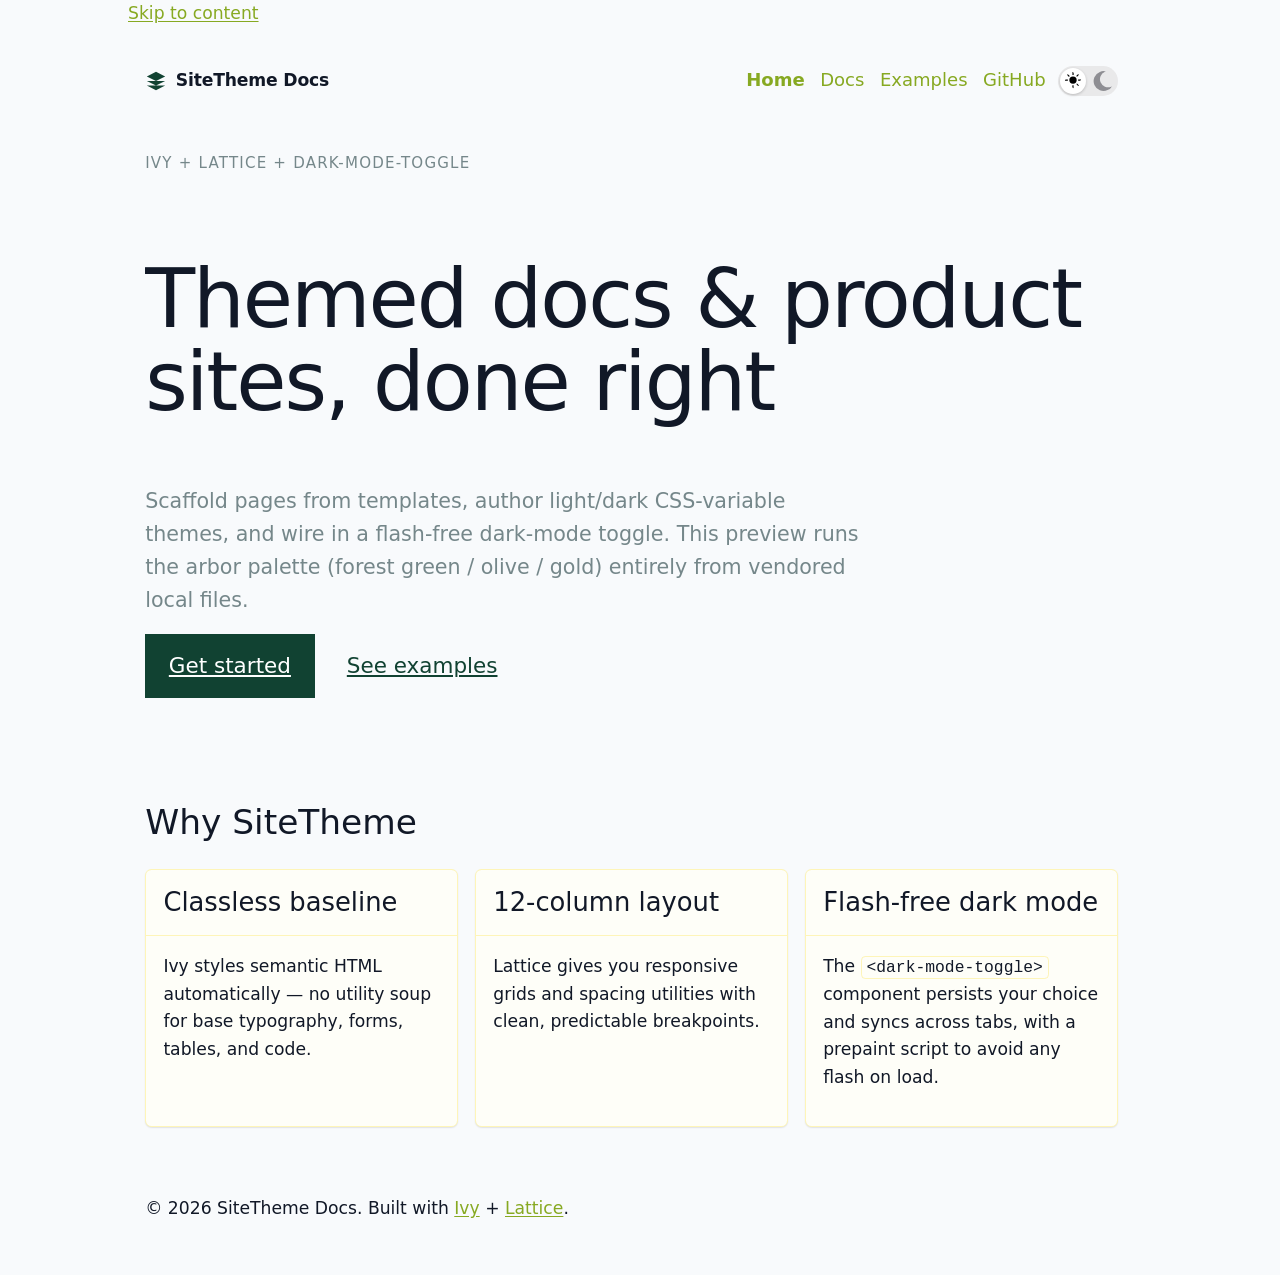
<file: skills/create-site/preview/index.html>
<!DOCTYPE html>
<html lang="en">
<head>
  <meta charset="UTF-8">
  <meta name="viewport" content="width=device-width, initial-scale=1.0">
  <title>SiteTheme Docs</title>
  <meta name="description" content="Themed documentation and product sites built with Ivy + Lattice and the dark-mode-toggle web component.">

  <!--
    PREPAINT SCRIPT — MUST come BEFORE the CSS links.
    Reads the persisted theme (localStorage key "dm:theme") and sets
    data-theme="dark" on <html> before any paint, preventing a flash of the
    wrong theme on load. Do not move this below the <link> tags.
  -->
  <script>
  (() => {
    const KEY = 'dm:theme';
    const root = document.documentElement;
    const prefersDark = matchMedia('(prefers-color-scheme: dark)').matches;
    let mode;
    try { mode = localStorage.getItem(KEY); } catch {}
    if (!mode) mode = (root.getAttribute('data-theme')==='dark'||root.classList.contains('dark'))?'dark':null;
    if (!mode) mode = prefersDark ? 'dark' : 'light';
    root.style.colorScheme = mode;
    if (mode === 'dark') root.setAttribute('data-theme','dark');
  })();
  </script>

  <!-- Ivy (classless baseline) — load first (vendored local copy) -->
  <link rel="stylesheet" href="ivy.full.min.css">
  <!-- Lattice (12-col layout utilities) — load second (vendored local copy) -->
  <link rel="stylesheet" href="lattice.full.min.css">
  <!-- Your theme — unlayered, loaded last so it wins over the libraries -->
  <link rel="stylesheet" href="theme.css">
</head>
<!-- class="lattice" enables Lattice layout utilities on this page -->
<body class="lattice">

  <!-- SKIP LINK — first element in body; lets keyboard users jump past the nav -->
  <a class="skip-link" href="#content">Skip to content</a>

  <!-- STICKY HEADER — role="banner". Brand + nav + dark-mode toggle. -->
  <header role="banner">
    <div class="container d-flex items-center justify-between gap-3">
      <a href="index.html" style="display:flex;align-items:center;gap:.5rem;text-decoration:none;color:var(--color-text);font-weight:600;letter-spacing:-.01em">
        <svg width="22" height="22" viewBox="0 0 24 24" aria-hidden="true" fill="currentColor" style="color:var(--color-primary);flex:none">
          <path d="M12 2 2 7l10 5 10-5-10-5zM2 17l10 5 10-5M2 12l10 5 10-5"/>
        </svg>
        <span>SiteTheme Docs</span>
      </a>
      <nav aria-label="Primary">
        <ul>
          <li><a href="index.html" aria-current="page">Home</a></li>
          <li><a href="doc.html">Docs</a></li>
          <li><a href="examples.html">Examples</a></li>
          <li><a href="https://github.com/rlnorthcutt/ivy" target="_blank" rel="noopener">GitHub</a></li>
          <li><dark-mode-toggle></dark-mode-toggle></li>
        </ul>
      </nav>
    </div>
  </header>

  <!-- MAIN — id="content" is the skip-link target -->
  <main id="content">

    <!-- HERO — kicker + fluid h1 + lede + CTA buttons -->
    <section class="hero container" aria-labelledby="hero-title">
      <p class="kicker">Ivy + Lattice + dark-mode-toggle</p>
      <h1 id="hero-title">Themed docs &amp; product sites, done right</h1>
      <p class="lede">Scaffold pages from templates, author light/dark CSS-variable themes, and wire in a flash-free dark-mode toggle. This preview runs the arbor palette (forest green / olive / gold) entirely from vendored local files.</p>
      <div class="btn-group">
        <a class="btn" data-variant="primary" data-size="lg" href="doc.html">Get started</a>
        <a class="btn" data-variant="outline" data-size="lg" href="examples.html">See examples</a>
      </div>
    </section>

    <!-- FEATURES — responsive 3-column grid of cards -->
    <section class="container" aria-labelledby="features-title">
      <h2 id="features-title">Why SiteTheme</h2>
      <div class="grid sm-col-3 gap-3">
        <article class="card">
          <header><h3>Classless baseline</h3></header>
          <p>Ivy styles semantic HTML automatically — no utility soup for base typography, forms, tables, and code.</p>
        </article>
        <article class="card">
          <header><h3>12-column layout</h3></header>
          <p>Lattice gives you responsive grids and spacing utilities with clean, predictable breakpoints.</p>
        </article>
        <article class="card">
          <header><h3>Flash-free dark mode</h3></header>
          <p>The <code>&lt;dark-mode-toggle&gt;</code> component persists your choice and syncs across tabs, with a prepaint script to avoid any flash on load.</p>
        </article>
      </div>
    </section>

  </main>

  <!-- FOOTER — site-wide footer -->
  <footer class="container">
    <p>&copy; <span id="year">2025</span> SiteTheme Docs. Built with <a href="https://github.com/rlnorthcutt/ivy" target="_blank" rel="noopener">Ivy</a> + <a href="https://github.com/rlnorthcutt/lattice" target="_blank" rel="noopener">Lattice</a>.</p>
  </footer>

  <!--
    DARK-MODE-TOGGLE COMPONENT — loaded at the end of <body>.
    Vendored local copy (IIFE build, no ES module export) from
    https://github.com/rlnorthcutt/dark-mode-toggle — loaded as a plain
    deferred script.
  -->
  <script src="dark-mode-toggle.min.js" defer></script>
  <script>document.getElementById('year').textContent = new Date().getFullYear();</script>
</body>
</html>
</file>
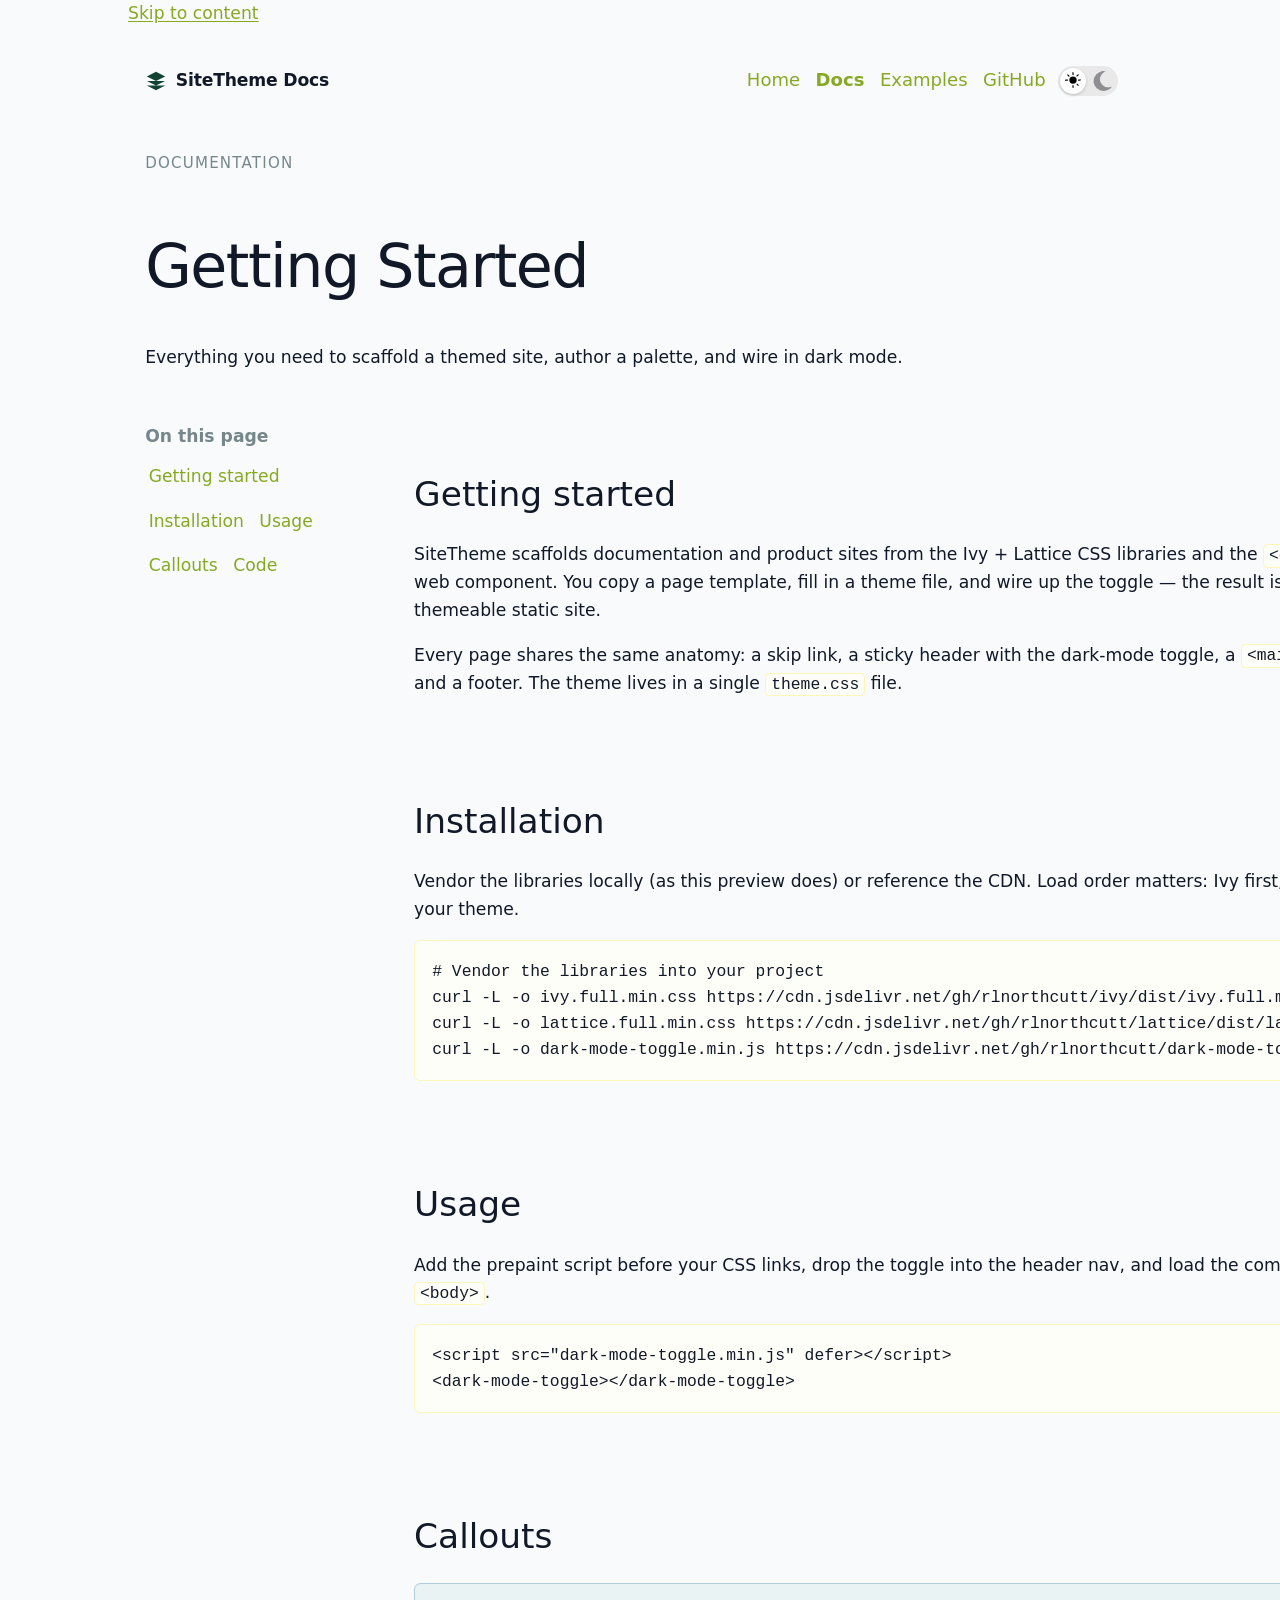
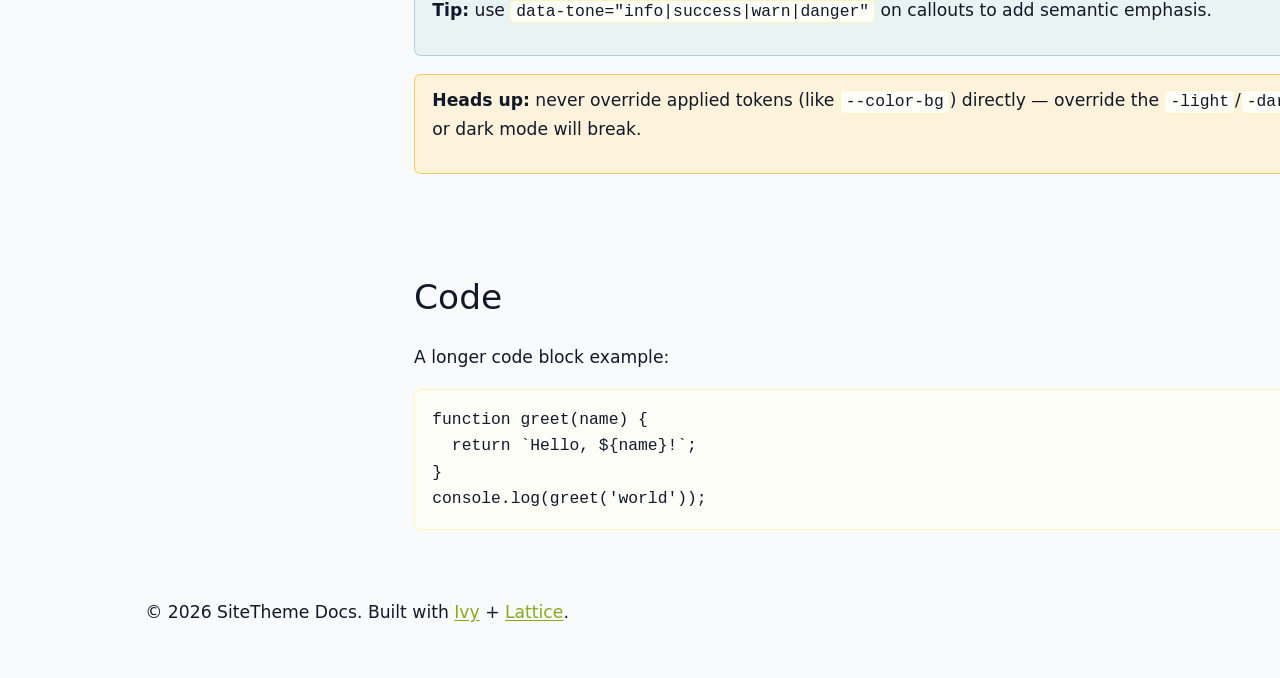
<file: skills/create-site/preview/doc.html>
<!DOCTYPE html>
<html lang="en">
<head>
  <meta charset="UTF-8">
  <meta name="viewport" content="width=device-width, initial-scale=1.0">
  <title>Getting Started — SiteTheme Docs</title>
  <meta name="description" content="Getting started with SiteTheme: scaffold pages, author a theme, and wire in dark mode.">

  <!--
    PREPAINT SCRIPT — MUST come BEFORE the CSS links.
    Reads the persisted theme (localStorage key "dm:theme") and sets
    data-theme="dark" on <html> before any paint, preventing a flash of the
    wrong theme on load. Do not move this below the <link> tags.
  -->
  <script>
  (() => {
    const KEY = 'dm:theme';
    const root = document.documentElement;
    const prefersDark = matchMedia('(prefers-color-scheme: dark)').matches;
    let mode;
    try { mode = localStorage.getItem(KEY); } catch {}
    if (!mode) mode = (root.getAttribute('data-theme')==='dark'||root.classList.contains('dark'))?'dark':null;
    if (!mode) mode = prefersDark ? 'dark' : 'light';
    root.style.colorScheme = mode;
    if (mode === 'dark') root.setAttribute('data-theme','dark');
  })();
  </script>

  <!-- Ivy (classless baseline) — load first (vendored local copy) -->
  <link rel="stylesheet" href="ivy.full.min.css">
  <!-- Lattice (12-col layout utilities) — load second (vendored local copy) -->
  <link rel="stylesheet" href="lattice.full.min.css">
  <!-- Your theme — unlayered, loaded last so it wins over the libraries -->
  <link rel="stylesheet" href="theme.css">
</head>
<body class="lattice">

  <!-- SKIP LINK — first element in body -->
  <a class="skip-link" href="#content">Skip to content</a>

  <!-- STICKY HEADER — role="banner". Same header on every page. -->
  <header role="banner">
    <div class="container d-flex items-center justify-between gap-3">
      <a href="index.html" style="display:flex;align-items:center;gap:.5rem;text-decoration:none;color:var(--color-text);font-weight:600;letter-spacing:-.01em">
        <svg width="22" height="22" viewBox="0 0 24 24" aria-hidden="true" fill="currentColor" style="color:var(--color-primary);flex:none">
          <path d="M12 2 2 7l10 5 10-5-10-5zM2 17l10 5 10-5M2 12l10 5 10-5"/>
        </svg>
        <span>SiteTheme Docs</span>
      </a>
      <nav aria-label="Primary">
        <ul>
          <li><a href="index.html">Home</a></li>
          <li><a href="doc.html" aria-current="page">Docs</a></li>
          <li><a href="examples.html">Examples</a></li>
          <li><a href="https://github.com/rlnorthcutt/ivy" target="_blank" rel="noopener">GitHub</a></li>
          <li><dark-mode-toggle></dark-mode-toggle></li>
        </ul>
      </nav>
    </div>
  </header>

  <!-- MAIN — id="content" is the skip-link target -->
  <main id="content">

    <!-- PAGE TITLE — kicker + h1 + lede (fluid type) -->
    <section class="page-title container" aria-labelledby="page-title">
      <p class="kicker">Documentation</p>
      <h1 id="page-title">Getting Started</h1>
      <p class="lede">Everything you need to scaffold a themed site, author a palette, and wire in dark mode.</p>
    </section>

    <!-- SIDEBAR LAYOUT — a 12-col grid: aside 3 cols, article 9 cols (lg) -->
    <div class="container grid gap-5">

      <!-- "ON THIS PAGE" sticky sidebar nav -->
      <aside class="span lg-span-3" aria-label="On this page">
        <nav class="sticky-nav" style="position:sticky;top:5.5rem;">
          <p class="muted" style="font-weight:600;margin-bottom:.5rem;">On this page</p>
          <ul>
            <li><a href="#getting-started">Getting started</a></li>
            <li><a href="#installation">Installation</a></li>
            <li><a href="#usage">Usage</a></li>
            <li><a href="#callouts">Callouts</a></li>
            <li><a href="#code">Code</a></li>
          </ul>
        </nav>
      </aside>

      <!-- ARTICLE — the main documentation content -->
      <article class="span lg-span-9">

        <section id="getting-started" aria-labelledby="getting-started-title">
          <h2 id="getting-started-title">Getting started</h2>
          <p>SiteTheme scaffolds documentation and product sites from the Ivy + Lattice CSS libraries and the <code>&lt;dark-mode-toggle&gt;</code> web component. You copy a page template, fill in a theme file, and wire up the toggle — the result is a fast, accessible, themeable static site.</p>
          <p>Every page shares the same anatomy: a skip link, a sticky header with the dark-mode toggle, a <code>&lt;main id="content"&gt;</code>, and a footer. The theme lives in a single <code>theme.css</code> file.</p>
        </section>

        <section id="installation" aria-labelledby="installation-title">
          <h2 id="installation-title">Installation</h2>
          <p>Vendor the libraries locally (as this preview does) or reference the CDN. Load order matters: Ivy first, then Lattice, then your theme.</p>
          <pre><code># Vendor the libraries into your project
curl -L -o ivy.full.min.css https://cdn.jsdelivr.net/gh/rlnorthcutt/ivy/dist/ivy.full.min.css
curl -L -o lattice.full.min.css https://cdn.jsdelivr.net/gh/rlnorthcutt/lattice/dist/lattice.full.min.css
curl -L -o dark-mode-toggle.min.js https://cdn.jsdelivr.net/gh/rlnorthcutt/dark-mode-toggle/dist/dark-mode-toggle.min.js</code></pre>
        </section>

        <section id="usage" aria-labelledby="usage-title">
          <h2 id="usage-title">Usage</h2>
          <p>Add the prepaint script before your CSS links, drop the toggle into the header nav, and load the component at the end of <code>&lt;body&gt;</code>.</p>
          <pre><code>&lt;script src="dark-mode-toggle.min.js" defer&gt;&lt;/script&gt;
&lt;dark-mode-toggle&gt;&lt;/dark-mode-toggle&gt;</code></pre>
        </section>

        <section id="callouts" aria-labelledby="callouts-title">
          <h2 id="callouts-title">Callouts</h2>
          <div class="callout" data-tone="info">
            <p><strong>Tip:</strong> use <code>data-tone="info|success|warn|danger"</code> on callouts to add semantic emphasis.</p>
          </div>
          <div class="callout" data-tone="warn">
            <p><strong>Heads up:</strong> never override applied tokens (like <code>--color-bg</code>) directly — override the <code>-light</code>/<code>-dark</code> variants instead, or dark mode will break.</p>
          </div>
        </section>

        <section id="code" aria-labelledby="code-title">
          <h2 id="code-title">Code</h2>
          <p>A longer code block example:</p>
          <pre><code>function greet(name) {
  return `Hello, ${name}!`;
}
console.log(greet('world'));</code></pre>
        </section>

      </article>
    </div>

  </main>

  <!-- FOOTER — site-wide footer -->
  <footer class="container">
    <p>&copy; <span id="year">2025</span> SiteTheme Docs. Built with <a href="https://github.com/rlnorthcutt/ivy" target="_blank" rel="noopener">Ivy</a> + <a href="https://github.com/rlnorthcutt/lattice" target="_blank" rel="noopener">Lattice</a>.</p>
  </footer>

  <!-- DARK-MODE-TOGGLE COMPONENT — vendored local copy (IIFE build), loaded as a plain deferred script -->
  <script src="dark-mode-toggle.min.js" defer></script>
  <script>document.getElementById('year').textContent = new Date().getFullYear();</script>
</body>
</html>
</file>
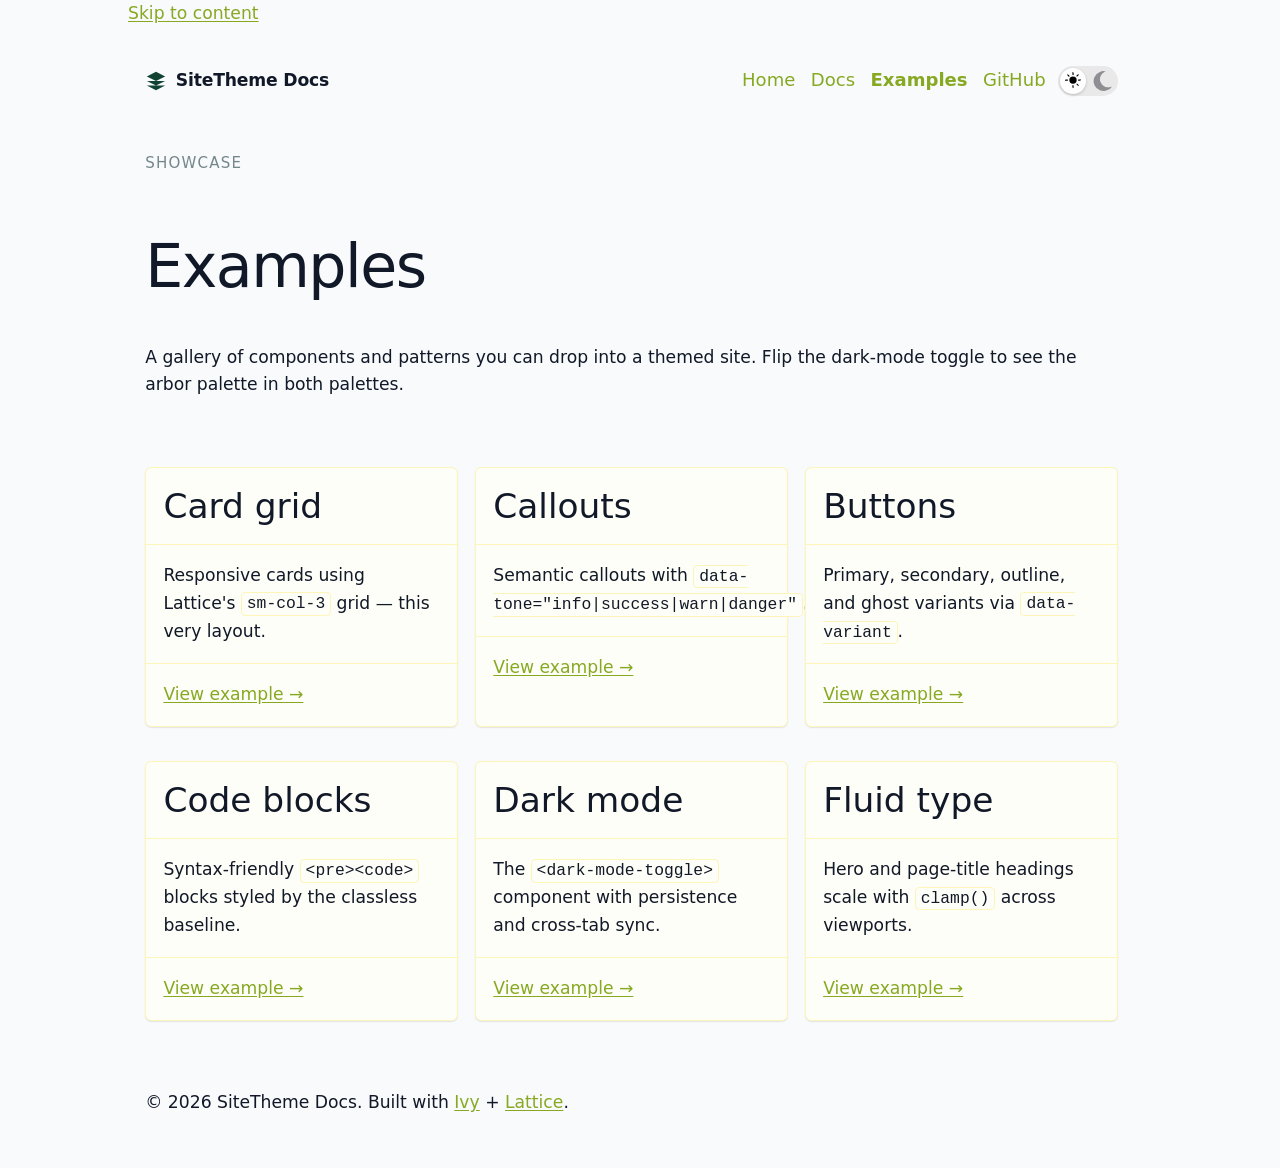
<file: skills/create-site/preview/examples.html>
<!DOCTYPE html>
<html lang="en">
<head>
  <meta charset="UTF-8">
  <meta name="viewport" content="width=device-width, initial-scale=1.0">
  <title>Examples — SiteTheme Docs</title>
  <meta name="description" content="Examples and demos for SiteTheme: cards, callouts, grids, and dark-mode theming.">

  <!--
    PREPAINT SCRIPT — MUST come BEFORE the CSS links.
    Reads the persisted theme (localStorage key "dm:theme") and sets
    data-theme="dark" on <html> before any paint, preventing a flash of the
    wrong theme on load. Do not move this below the <link> tags.
  -->
  <script>
  (() => {
    const KEY = 'dm:theme';
    const root = document.documentElement;
    const prefersDark = matchMedia('(prefers-color-scheme: dark)').matches;
    let mode;
    try { mode = localStorage.getItem(KEY); } catch {}
    if (!mode) mode = (root.getAttribute('data-theme')==='dark'||root.classList.contains('dark'))?'dark':null;
    if (!mode) mode = prefersDark ? 'dark' : 'light';
    root.style.colorScheme = mode;
    if (mode === 'dark') root.setAttribute('data-theme','dark');
  })();
  </script>

  <!-- Ivy (classless baseline) — load first (vendored local copy) -->
  <link rel="stylesheet" href="ivy.full.min.css">
  <!-- Lattice (12-col layout utilities) — load second (vendored local copy) -->
  <link rel="stylesheet" href="lattice.full.min.css">
  <!-- Your theme — unlayered, loaded last so it wins over the libraries -->
  <link rel="stylesheet" href="theme.css">
</head>
<body class="lattice">

  <!-- SKIP LINK — first element in body -->
  <a class="skip-link" href="#content">Skip to content</a>

  <!-- STICKY HEADER — role="banner". Same header on every page. -->
  <header role="banner">
    <div class="container d-flex items-center justify-between gap-3">
      <a href="index.html" style="display:flex;align-items:center;gap:.5rem;text-decoration:none;color:var(--color-text);font-weight:600;letter-spacing:-.01em">
        <svg width="22" height="22" viewBox="0 0 24 24" aria-hidden="true" fill="currentColor" style="color:var(--color-primary);flex:none">
          <path d="M12 2 2 7l10 5 10-5-10-5zM2 17l10 5 10-5M2 12l10 5 10-5"/>
        </svg>
        <span>SiteTheme Docs</span>
      </a>
      <nav aria-label="Primary">
        <ul>
          <li><a href="index.html">Home</a></li>
          <li><a href="doc.html">Docs</a></li>
          <li><a href="examples.html" aria-current="page">Examples</a></li>
          <li><a href="https://github.com/rlnorthcutt/ivy" target="_blank" rel="noopener">GitHub</a></li>
          <li><dark-mode-toggle></dark-mode-toggle></li>
        </ul>
      </nav>
    </div>
  </header>

  <!-- MAIN — id="content" is the skip-link target -->
  <main id="content">

    <!-- PAGE TITLE — kicker + h1 + lede -->
    <section class="page-title container" aria-labelledby="page-title">
      <p class="kicker">Showcase</p>
      <h1 id="page-title">Examples</h1>
      <p class="lede">A gallery of components and patterns you can drop into a themed site. Flip the dark-mode toggle to see the arbor palette in both palettes.</p>
    </section>

    <!-- EXAMPLES GRID — responsive 3-column grid of cards -->
    <section class="container" aria-label="Examples list">
      <div class="grid sm-col-3 gap-3">

        <article class="card">
          <header><h2>Card grid</h2></header>
          <p>Responsive cards using Lattice's <code>sm-col-3</code> grid — this very layout.</p>
          <footer><a href="#card-grid">View example &rarr;</a></footer>
        </article>

        <article class="card">
          <header><h2>Callouts</h2></header>
          <p>Semantic callouts with <code>data-tone="info|success|warn|danger"</code>.</p>
          <footer><a href="#callouts">View example &rarr;</a></footer>
        </article>

        <article class="card">
          <header><h2>Buttons</h2></header>
          <p>Primary, secondary, outline, and ghost variants via <code>data-variant</code>.</p>
          <footer><a href="#buttons">View example &rarr;</a></footer>
        </article>

        <article class="card">
          <header><h2>Code blocks</h2></header>
          <p>Syntax-friendly <code>&lt;pre&gt;&lt;code&gt;</code> blocks styled by the classless baseline.</p>
          <footer><a href="#code">View example &rarr;</a></footer>
        </article>

        <article class="card">
          <header><h2>Dark mode</h2></header>
          <p>The <code>&lt;dark-mode-toggle&gt;</code> component with persistence and cross-tab sync.</p>
          <footer><a href="#dark-mode">View example &rarr;</a></footer>
        </article>

        <article class="card">
          <header><h2>Fluid type</h2></header>
          <p>Hero and page-title headings scale with <code>clamp()</code> across viewports.</p>
          <footer><a href="#fluid-type">View example &rarr;</a></footer>
        </article>

      </div>
    </section>

  </main>

  <!-- FOOTER — site-wide footer -->
  <footer class="container">
    <p>&copy; <span id="year">2025</span> SiteTheme Docs. Built with <a href="https://github.com/rlnorthcutt/ivy" target="_blank" rel="noopener">Ivy</a> + <a href="https://github.com/rlnorthcutt/lattice" target="_blank" rel="noopener">Lattice</a>.</p>
  </footer>

  <!-- DARK-MODE-TOGGLE COMPONENT — vendored local copy (IIFE build), loaded as a plain deferred script -->
  <script src="dark-mode-toggle.min.js" defer></script>
  <script>document.getElementById('year').textContent = new Date().getFullYear();</script>
</body>
</html>
</file>
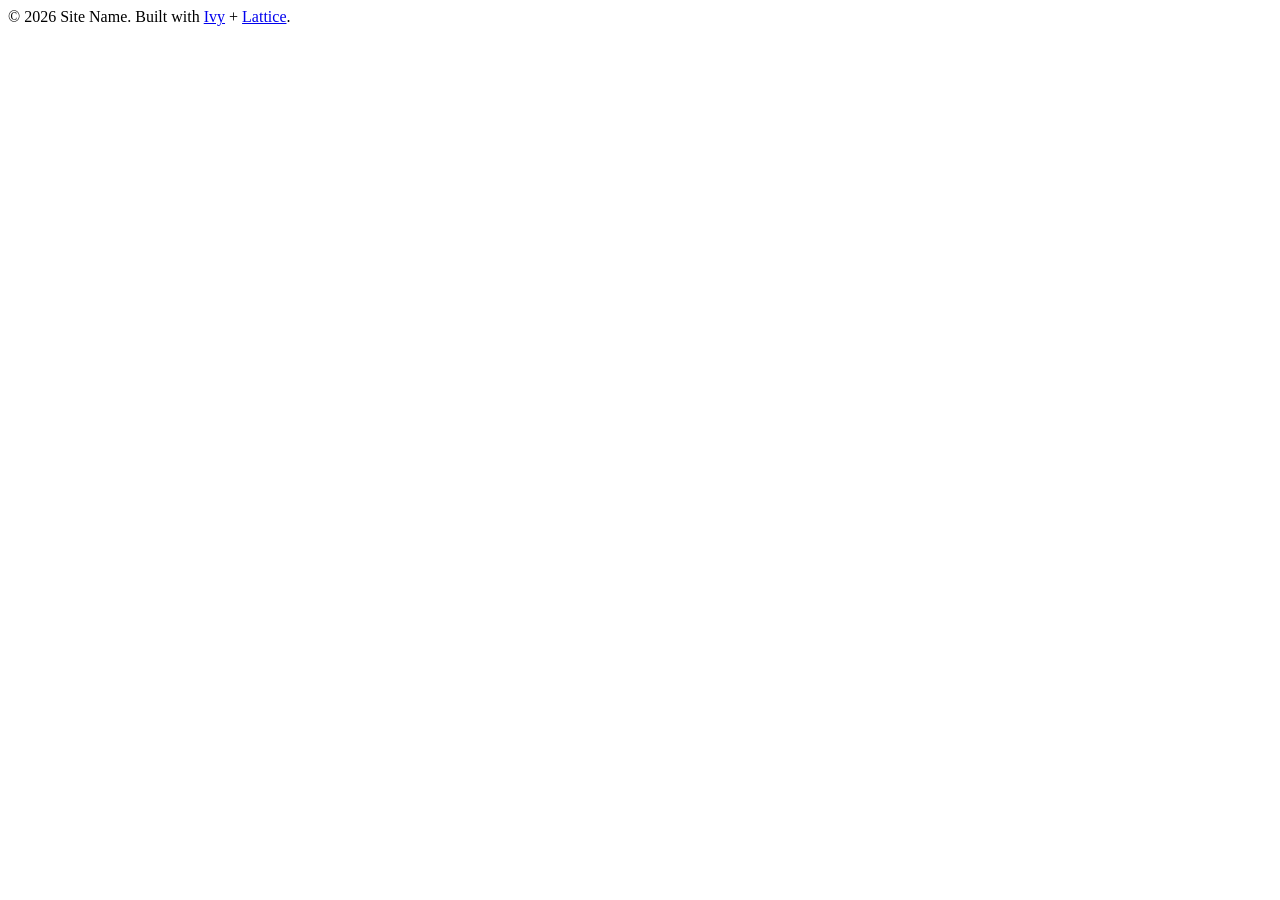
<file: skills/create-site/templates/partial-footer.html>
<!-- ============================================================================
     partial-footer.html — Reusable site footer fragment
     ============================================================================
     Paste this into every page, right after </main> and before the
     dark-mode-toggle script tag. Customize:
       - The copyright holder / year.
       - The footer links (docs, GitHub, etc.).
     Note: the dark-mode-toggle.min.js <script> tag must remain at the very end
     of <body>, AFTER this footer. Also add the year-update script below
     somewhere after this footer (order relative to the toggle script doesn't
     matter), so the copyright year stays current instead of being frozen.
     ========================================================================== -->

<footer class="container">
  <p>&copy; <span id="year">2025</span> Site Name. Built with
    <a href="https://github.com/rlnorthcutt/ivy" target="_blank" rel="noopener">Ivy</a> +
    <a href="https://github.com/rlnorthcutt/lattice" target="_blank" rel="noopener">Lattice</a>.
  </p>
  <!-- TODO: add more footer content — nav links, social, contact, etc. -->
</footer>

<script>document.getElementById('year').textContent = new Date().getFullYear();</script>
</file>
<file: skills/create-site/preview/theme.css>
/* ============================================================================
   theme.css — "Arbor" theme for the SiteTheme preview
   ============================================================================
   Two-tier token system (Ivy):
     1. VARIANT tokens  --color-X-light / --color-X-dark  (SOURCE values)
     2. APPLIED tokens  --color-bg, --color-text, ...      (remapped by theme)

   CARDINAL RULE: override the -light / -dark VARIANT tokens on :root — NEVER
   the applied tokens directly. The <dark-mode-toggle> component overwrites the
   applied tokens when dark mode activates, so direct overrides would be
   clobbered and would break dark mode.

   This file is PLAIN UNLAYERED CSS loaded AFTER the libraries. Ivy's layers
   are `@layer ivy-base, ivy-extra;` — unlayered CSS wins over layered CSS
   without needing !important.

   Load order in HTML:
     1. ivy.full.min.css
     2. lattice.full.min.css
     3. theme.css  (this file)
   ========================================================================== */

:root {
  /* ------------------------------------------------------------------------
     LIGHT palette — arbor (forest green / olive / gold)
     ---------------------------------------------------------------------- */
  --color-primary-light:        #114232;
  --color-primary-text-light:   #ffffff;
  --color-secondary-light:      #87A922;
  --color-secondary-text-light: #0e1a00;
  --color-link-light:           #87A922;
  --color-muted-light:          color-mix(in oklab, #114232 28%, #9ca3af);
  --color-border-light:         color-mix(in oklab, #FCDC2A 30%, transparent);
  --color-surface-light:        color-mix(in oklab, #F7F6BB 10%, #ffffff);
  --surface-2-light:            color-mix(in oklab, #F7F6BB 22%, #ffffff);
  --surface-3-light:            color-mix(in oklab, #FCDC2A 14%, #ffffff);

  /* ------------------------------------------------------------------------
     DARK palette — arbor (deep forest green / sage / gold)
     ---------------------------------------------------------------------- */
  --color-primary-dark:         #2F6B3F;
  --color-primary-text-dark:    #FFF6C0;
  --color-secondary-dark:       #7FB77E;
  --color-secondary-text-dark:  #0e1a00;
  --color-link-dark:            #F7C85C;
  --color-muted-dark:           color-mix(in oklab, #7FB77E 38%, #a1aab8);
  --color-border-dark:          color-mix(in oklab, #2F6B3F 30%, transparent);
  --color-surface-dark:         color-mix(in oklab, #2F6B3F 13%, #111418);
  --surface-2-dark:             color-mix(in oklab, #2F6B3F 20%, #18202a);
  --surface-3-dark:             color-mix(in oklab, #7FB77E 14%, #202a36);

  /* ------------------------------------------------------------------------
     Semantic status colors (single value, used in both palettes)
     ---------------------------------------------------------------------- */
  --info:    #60a5fa;
  --success: #22c55e;
  --warn:    #f59e0b;
  --danger:  #ef4444;
}

/* ============================================================================
   site.css — site-specific rules (sticky header, anchor offset, fluid type)
   ========================================================================== */

/* Sticky translucent header with a blur backdrop */
header[role="banner"] {
  position: sticky;
  top: 0;
  z-index: 20;
  background: color-mix(in oklab, var(--color-bg) 92%, transparent);
  backdrop-filter: blur(10px);
}

/* Anchored sections clear the sticky header */
[id] {
  scroll-margin-top: 5.5rem;
}

/* Hero / landing fluid type */
.hero h1 {
  font-size: clamp(2.75rem, 7vw, 4.75rem);
  line-height: 1.02;
  letter-spacing: -0.025em;
}
.hero .lede {
  font-size: 1.2rem;
  color: var(--color-muted);
  max-width: 42rem;
}

/* Page-title (docs/examples) fluid type */
.page-title h1 {
  font-size: clamp(2.25rem, 5vw, 3.5rem);
  line-height: 1.05;
  letter-spacing: -0.025em;
}
</file>
<file: skills/create-site/preview/ivy.full.min.css>
/*!
 * Ivy.css — classless, elegant HTML defaults (CORE)
 * Version: 1.2.0
 * URL: https://github.com/rlnorthcutt/ivy
 * License: MIT (https://opensource.org/licenses/MIT)
 */@layer ivy-base,ivy-extra; @layer ivy-base{:root{--color-bg-light:#f8fafc;--color-text-light:#111827;--color-muted-light:#667085;--color-link-light:oklch(0.54 0.152 250);--color-primary-light:oklch(0.53 0.144 150);--color-primary-text-light:#ffffff;--color-secondary-light:oklch(0.55 0.22 355);--color-secondary-text-light:#ffffff;--color-border-light:#dbe2ea;--color-surface-light:#ffffff;--surface-2-light:#f5f7fa;--surface-3-light:#eef2f7;--color-bg-dark:#0b0f14;--color-text-dark:#e5e7eb;--color-muted-dark:#a1aab8;--color-link-dark:oklch(0.80 0.102 250);--color-primary-dark:oklch(0.84 0.215 152);--color-primary-text-dark:#00220c;--color-secondary-dark:oklch(0.80 0.126 355);--color-secondary-text-dark:#2f0c1c;--color-border-dark:#23262b;--color-surface-dark:#111418;--surface-2-dark:#18202a;--surface-3-dark:#202a36;--color-bg:var(--color-bg-light);--color-text:var(--color-text-light);--color-muted:var(--color-muted-light);--color-link:var(--color-link-light);--color-primary:var(--color-primary-light);--color-primary-text:var(--color-primary-text-light);--color-secondary:var(--color-secondary-light);--color-secondary-text:var(--color-secondary-text-light);--color-border:var(--color-border-light);--color-surface:var(--color-surface-light);--surface-2:var(--surface-2-light);--surface-3:var(--surface-3-light);--font-sans:"Inter",ui-sans-serif,system-ui,-apple-system,Segoe UI,Roboto,Ubuntu,Cantarell,Noto Sans,Helvetica Neue,Arial,"Apple Color Emoji","Segoe UI Emoji","Segoe UI Symbol";--font-mono:ui-monospace,SFMono-Regular,Menlo,Monaco,Consolas,"Liberation Mono","Courier New",monospace;--base-size:16px;--font-size:100%;--lh:1.6;--measure:64rem;--radius:.375rem;--m:1rem;--info:#60a5fa;--success:#22c55e;--warn:#f59e0b;--danger:#ef4444}:root{--space-xs:calc(var(--m)*0.5);--space-sm:calc(var(--m)*0.75);--space-xl:calc(var(--m)*2);--fs-sm:0.875rem;--radius-sm:.25rem;--radius-xs:.125rem;--bw-1:1px;--bw-2:2px;--focus-ring:var(--bw-2);--u-offset:2px;--u-thick:2px}html{color-scheme:light}@media (prefers-color-scheme:dark){html:not([data-theme]){--color-bg:var(--color-bg-dark);--color-text:var(--color-text-dark);--color-muted:var(--color-muted-dark);--color-link:var(--color-link-dark);--color-primary:var(--color-primary-dark);--color-primary-text:var(--color-primary-text-dark);--color-secondary:var(--color-secondary-dark);--color-secondary-text:var(--color-secondary-text-dark);--color-border:var(--color-border-dark);--color-surface:var(--color-surface-dark);--surface-2:var(--surface-2-dark, var(--color-surface));--surface-3:var(--surface-3-dark, var(--color-surface));--shadow-sm:var(--shadow-sm-dark, var(--shadow-sm-light));--shadow-md:var(--shadow-md-dark, var(--shadow-md-light));color-scheme:dark}}html.dark,html[data-theme=dark]{--color-bg:var(--color-bg-dark);--color-text:var(--color-text-dark);--color-muted:var(--color-muted-dark);--color-link:var(--color-link-dark);--color-primary:var(--color-primary-dark);--color-primary-text:var(--color-primary-text-dark);--color-secondary:var(--color-secondary-dark);--color-secondary-text:var(--color-secondary-text-dark);--color-border:var(--color-border-dark);--color-surface:var(--color-surface-dark);--surface-2:var(--surface-2-dark, var(--color-surface));--surface-3:var(--surface-3-dark, var(--color-surface));--shadow-sm:var(--shadow-sm-dark, var(--shadow-sm-light));--shadow-md:var(--shadow-md-dark, var(--shadow-md-light));color-scheme:dark}html.light,html[data-theme=light]{--color-bg:var(--color-bg-light);--color-text:var(--color-text-light);--color-muted:var(--color-muted-light);--color-link:var(--color-link-light);--color-primary:var(--color-primary-light);--color-primary-text:var(--color-primary-text-light);--color-secondary:var(--color-secondary-light);--color-secondary-text:var(--color-secondary-text-light);--color-border:var(--color-border-light);--color-surface:var(--color-surface-light);--surface-2:var(--surface-2-light, var(--color-surface));--surface-3:var(--surface-3-light, var(--color-surface));--shadow-sm:var(--shadow-sm-light);--shadow-md:var(--shadow-md-light);color-scheme:light}@media (min-width:768px){:host,:root{--font-size:102.5%}}@media (min-width:1024px){:host,:root{--font-size:105%}}@media (min-width:1280px){:host,:root{--font-size:107.5%}}@media (min-width:1536px){:host,:root{--font-size:110%}}@media (min-width:1920px){:host,:root{--font-size:112.5%}}@media (min-width:2560px){:host,:root{--font-size:115%}}*{box-sizing:border-box}html{font-size:var(--font-size)}body{margin:0;font-family:var(--font-sans);font-size:1rem;line-height:var(--lh);color:var(--color-text);background:var(--color-bg);text-rendering:optimizeLegibility;-webkit-font-smoothing:antialiased}article,main{max-width:var(--measure);margin:0 auto;padding:0 var(--m)}:is(header,footer):not(:is(dialog,article,section,figure,table,blockquote,details) *){padding:var(--space-xl) var(--m)}section{padding:var(--m) 0}h1,h2,h3,h4,h5,h6{margin:1em 0 .75em;line-height:1.2;font-weight:500}h1{font-size:clamp(1.875rem,calc(1rem + 2vw),2.5rem)}h2{font-size:clamp(1.5rem,calc(1rem + 1.5vw),2rem)}h3{font-size:clamp(1.25rem,calc(1rem + 1vw),1.5rem)}h4{font-size:1.125rem}h5{font-size:1rem}h6{font-size:var(--fs-sm);color:var(--color-muted)}blockquote,dl,figure,ol,p,pre,table,ul{margin:0 0 var(--m)}section:not(:last-child){margin:0 0 var(--m)}small{font-size:.875em;color:var(--color-muted)}b,strong{font-weight:600}em,i{font-style:italic}ol,ul{padding-left:1.25em}hr{border:0;height:var(--bw-1);background:var(--color-border);margin:var(--space-xl) 0}blockquote{margin:0 0 var(--m);padding-left:var(--m);border-left:3px solid var(--color-border);color:var(--color-muted);font-style:italic}figure{margin:0 0 var(--m)}figcaption{margin-top:.5rem;color:var(--color-muted);font-size:var(--fs-sm);text-align:center}.muted{color:var(--color-muted)!important}a{color:var(--color-link);text-decoration:underline;text-underline-offset:var(--u-offset)}a:focus-visible{outline:var(--focus-ring) solid var(--color-link);outline-offset:2px;border-radius:var(--radius-xs)}nav{margin:0 0 var(--m)}nav>ol,nav>ul{display:flex;flex-wrap:wrap;align-items:center;gap:var(--space-xs);list-style:none;margin:0;padding:0}nav li{display:flex;align-items:center}nav a{display:inline-block;padding:.25rem .2rem;text-decoration:none}nav a:hover{text-decoration:underline}nav [aria-current=page]{font-weight:700}header nav a{font-size:1.05rem}header nav{margin:0}code,kbd,pre,samp{font-family:var(--font-mono);font-size:.95em}code{color:var(--color-text);background:var(--color-surface);border:var(--bw-1) solid var(--color-border);padding:.1em .35em;border-radius:var(--radius-sm)}pre{padding:var(--m);overflow:auto;background:var(--color-surface);border:var(--bw-1) solid var(--color-border);border-radius:var(--radius)}pre>code{background:0 0;border:0;padding:0;font-size:1em}kbd{background:var(--color-surface);border:var(--bw-1) solid var(--color-border);border-radius:var(--radius-sm);padding:.15em .4em}p>code{padding:.08em .3em}canvas,img,svg,video{max-width:100%;height:auto}img{display:block}svg{display:inline-block;vertical-align:middle}iframe{max-width:100%;border:0}table{width:100%;border-collapse:collapse}td,th{padding:var(--space-sm);border-bottom:var(--bw-1) solid var(--color-border);text-align:left}thead th{border-bottom:var(--bw-2) solid var(--color-border)}a[role=button],button,input,select,textarea{font:inherit;color:inherit;line-height:inherit;margin:var(--space-xs) 0}input,select,textarea{width:100%;padding:var(--space-xs) var(--space-sm);border:1px solid var(--color-border);border-radius:var(--radius);background:var(--color-bg)}textarea{min-height:8rem;resize:vertical}input[type=color]{min-height:calc(var(--space-xs)*2 + var(--lh)*1em);cursor:pointer}select{appearance:none;background-image:linear-gradient(45deg,transparent 50%,currentColor 50%),linear-gradient(135deg,currentColor 50%,transparent 50%),linear-gradient(to right,transparent,transparent);background-position:calc(100% - 1.1em) .9em,calc(100% - .7em) .9em,0 0;background-size:.4em .4em,.4em .4em,100% 100%;background-repeat:no-repeat}input::placeholder,textarea::placeholder{color:var(--color-muted)}fieldset{border:var(--bw-1) solid var(--color-border);border-radius:var(--radius);padding:var(--m);margin:0 0 var(--m)}[type=button],[type=reset],[type=submit],a[role=button],button{display:inline-block;width:auto;padding:.25em .75em;border:var(--bw-1) solid color-mix(in oklab,var(--color-primary) 55%,var(--color-border));border-radius:var(--radius);background:var(--color-primary);color:var(--color-primary-text);cursor:pointer;transition:background-color .15s ease,border-color .15s ease,color .15s ease;text-decoration:none}[type=button]:hover,[type=reset]:hover,[type=submit]:hover,a[role=button]:hover,button:hover{background:color-mix(in oklab,var(--color-primary) 85%,var(--color-bg))}[type=button]:active,[type=reset]:active,[type=submit]:active,a[role=button]:active,button:active{background:color-mix(in oklab,var(--color-primary) 75%,var(--color-bg))}[type=button]:disabled,[type=reset]:disabled,[type=submit]:disabled,a[role=button][aria-disabled=true],button:disabled{opacity:.5;background:var(--color-muted);border-color:var(--color-muted);cursor:not-allowed}:focus-visible{outline:var(--focus-ring) solid var(--color-primary);outline-offset:2px}:is(input,select,textarea):user-invalid,:is(input,select,textarea)[aria-invalid=true]{border-color:color-mix(in oklab,var(--danger) 60%,var(--color-border))}.form-help{font-size:var(--fs-sm);color:var(--color-muted)}.form-error{font-size:var(--fs-sm);color:color-mix(in oklab,var(--danger) 80%,var(--color-text))}::selection{background:color-mix(in oklab,var(--color-link) 25%,transparent);color:inherit}.sr-only{position:absolute!important;width:1px!important;height:1px!important;padding:0!important;margin:-1px!important;overflow:hidden!important;clip:rect(1px,1px,1px,1px)!important;white-space:nowrap!important;border:0!important}.sr-only-focusable:active,.sr-only-focusable:focus{position:static!important;width:auto!important;height:auto!important;margin:0!important;overflow:visible!important;clip:auto!important;white-space:inherit!important;padding:.4em .6em;background:var(--color-surface);border:var(--bw-1) solid var(--color-border);border-radius:var(--radius);z-index:9999}@media (forced-colors:active){*{outline-color:CanvasText!important}a{text-decoration:underline}:focus-visible{outline:var(--focus-ring) solid CanvasText}:is(input,select,textarea,button){border-color:CanvasText;background:Canvas;color:CanvasText}select{appearance:auto}}@media (prefers-reduced-motion:reduce){*,::after,::before{transition-duration:.01ms!important;animation-duration:.01ms!important;animation-iteration-count:1!important;scroll-behavior:auto!important}}@media print{:root{--color-bg:#fff;--color-text:#000}body{background:#fff;color:#000}.btn-group,[role=banner],[role=navigation],nav{display:none!important}a{text-decoration:underline}code,pre{white-space:pre-wrap}}}/*!
 * Ivy Extra — optional polish for Ivy.css (CLASSLESS)
 * Version: 1.2.0
 * URL: https://github.com/rlnorthcutt/ivy
 * License: MIT
 */@layer ivy-extra{:root{--surface-2-light:#f5f7fa;--surface-3-light:#eef2f7;--shadow-sm-light:0 1px 2px rgba(0,0,0,.06),0 1px 1px rgba(0,0,0,.04);--shadow-md-light:0 4px 10px rgba(0,0,0,.08),0 2px 4px rgba(0,0,0,.06);--surface-2-dark:#18202a;--surface-3-dark:#202a36;--shadow-sm-dark:0 1px 2px rgba(0,0,0,.5),0 0 0 1px rgba(255,255,255,.10),0 0 8px rgba(255,255,255,.08);--shadow-md-dark:0 8px 24px rgba(0,0,0,.45),0 4px 12px rgba(0,0,0,.35),0 0 0 1px rgba(255,255,255,.10),0 0 22px rgba(255,255,255,.10);--surface-2:var(--surface-2-light);--surface-3:var(--surface-3-light);--shadow-sm:var(--shadow-sm-light);--shadow-md:var(--shadow-md-light);--spinner-size:1.1rem;--spinner-thickness:3px;--range-thumb-size:1rem}@media (prefers-color-scheme:dark){html:not([data-theme]){--surface-2:var(--surface-2-dark);--surface-3:var(--surface-3-dark);--shadow-sm:var(--shadow-sm-dark);--shadow-md:var(--shadow-md-dark)}}html.dark,html[data-theme=dark]{--surface-2:var(--surface-2-dark);--surface-3:var(--surface-3-dark);--shadow-sm:var(--shadow-sm-dark);--shadow-md:var(--shadow-md-dark)}html.light,html[data-theme=light]{--surface-2:var(--surface-2-light);--surface-3:var(--surface-3-light);--shadow-sm:var(--shadow-sm-light);--shadow-md:var(--shadow-md-light)}[type=button],[type=reset],[type=submit],a[role=button],button{box-shadow:var(--shadow-sm);transition:transform .06s ease,background-color .15s ease,border-color .15s ease,box-shadow .15s ease}[type=button]:active,[type=reset]:active,[type=submit]:active,a[role=button]:active,button:active{transform:translateY(1px)}[type=button]:focus-visible,[type=reset]:focus-visible,[type=submit]:focus-visible,a[role=button]:focus-visible,button:focus-visible{outline:var(--focus-ring) solid var(--color-primary);outline-offset:2px}[data-variant=primary]{background:var(--color-primary);color:var(--color-primary-text);border-color:color-mix(in oklab,var(--color-primary) 80%,#000)}[data-variant=primary]:hover{filter:saturate(1.05) brightness(1.02)}[data-variant=primary]:active{filter:saturate(1.1) brightness(.98)}[data-variant=secondary]{background:var(--color-secondary);color:var(--color-secondary-text);border-color:color-mix(in oklab,var(--color-secondary) 80%,#000)}[data-variant=secondary]:hover{filter:saturate(1.05) brightness(1.02)}[data-variant=secondary]:active{filter:saturate(1.1) brightness(.98)}[data-variant=outline]{background:0 0;color:var(--color-primary);border-color:var(--color-primary)}[data-variant=outline]:hover{background:color-mix(in oklab,var(--color-primary) 8%,transparent)}[data-variant=ghost]{background:0 0;border-color:transparent;color:var(--color-primary)}[data-variant=ghost]:hover{background:color-mix(in oklab,var(--color-primary) 8%,transparent)}[data-variant=outline-secondary]{background:0 0;color:var(--color-secondary);border-color:var(--color-secondary)}[data-variant=ghost-secondary]{background:0 0;border-color:transparent;color:var(--color-secondary)}[data-size=sm]{padding:.4em .7em;font-size:.75em}[data-size=lg]{padding:.7em 1.1em;font-size:1.25em}details{border:var(--bw-1) solid var(--color-border);border-radius:var(--radius);padding:var(--m);background:var(--surface-2);margin:0 0 var(--m)}summary{cursor:pointer;font-weight:600;list-style:none}summary::-webkit-details-marker{display:none}details[open]{background:var(--surface-3)}details[open]>summary{margin-bottom:var(--space-xs)}[data-tooltip]{position:relative}[data-tooltip]::after{content:attr(data-tooltip);position:absolute;white-space:nowrap;inset:auto auto calc(100% + var(--space-xs)) 50%;transform:translateX(-50%);pointer-events:none;background:color-mix(in oklab,var(--color-text) 93%,transparent);color:var(--color-bg);padding:.35em .5em;border-radius:var(--radius);font-size:.85em;opacity:0;translate:0 .25rem;transition:opacity .15s ease,translate .15s ease;box-shadow:var(--shadow-sm);z-index:50}[data-tooltip]:focus-within::after,[data-tooltip]:hover::after{opacity:1;translate:0 0}[data-placement=right]::after{inset:50% auto auto calc(100% + var(--space-xs));transform:translateY(-50%)}[data-placement=bottom]::after{inset:calc(100% + var(--space-xs)) auto auto 50%;transform:translateX(-50%)}[data-placement=left]::after{inset:50% calc(100% + var(--space-xs)) auto auto;transform:translateY(-50%)}dialog{border:var(--bw-1) solid var(--color-border);border-radius:var(--radius);padding:0;margin:auto;background:var(--color-bg);color:inherit;box-shadow:var(--shadow-md);width:50%;min-width:30rem;max-width:48rem}dialog>article{padding:var(--m) var(--space-xl);margin:0}dialog::backdrop{background:color-mix(in oklab,#000 55%,transparent);backdrop-filter:saturate(.95) blur(1px)}@media (max-width:32rem){dialog{width:calc(100% - var(--m));min-width:unset}}progress{width:100%;height:var(--m);appearance:none;border:0;background:var(--surface-2);border-radius:999px;overflow:hidden}progress::-webkit-progress-bar{background:var(--surface-2)}progress::-webkit-progress-value{background:var(--color-primary)}progress::-moz-progress-bar{background:var(--color-primary)}progress[data-variant=secondary]::-webkit-progress-value{background:var(--color-secondary)}progress[data-variant=secondary]::-moz-progress-bar{background:var(--color-secondary)}table[data-striped] tbody tr:nth-child(odd){background:color-mix(in oklab,var(--surface-2) 70%,transparent)}tfoot td,tfoot th{color:var(--color-muted);font-weight:500}table td,table th{padding:calc(var(--m)*.625) var(--space-sm)}caption{caption-side:bottom;padding:.5rem 0;color:var(--color-muted);font-size:.9em}@media (max-width:640px){table[data-stack]{display:block}table[data-stack] :is(thead,tfoot){display:none}table[data-stack] tbody,table[data-stack] td,table[data-stack] tr{display:block;width:100%}table[data-stack] td{padding:var(--space-xs) var(--m);border-bottom:var(--bw-1) solid var(--color-border)}table[data-stack] td::before{content:attr(data-label) ": ";font-weight:600;color:var(--color-muted)}}table[data-compact] td,table[data-compact] th{padding:.45rem .6rem}table[data-dense] td,table[data-dense] th{padding:.35rem .5rem;font-size:.95em}:where(input[type=checkbox],input[type=radio],progress){accent-color:var(--color-primary)}:where(input[type=checkbox],input[type=radio])[data-variant=secondary]{accent-color:var(--color-secondary)}input[type=checkbox][role=switch]{appearance:none;width:2.5rem;height:1.35rem;border-radius:999px;background:var(--surface-3);position:relative;border:var(--bw-1) solid var(--color-border);vertical-align:middle;outline:0;transition:background .15s}input[role=switch]::after{content:"";position:absolute;left:.15rem;top:50%;width:1rem;height:1rem;transform:translateY(-50%);background:#fff;border-radius:999px;box-shadow:var(--shadow-sm);transition:left .15s}input[role=switch]:checked{background:color-mix(in oklab,var(--color-primary) 60%,var(--surface-3))}input[role=switch]:checked::after{left:calc(100% - 1.15rem)}input[role=switch]:focus-visible{outline:var(--focus-ring) solid var(--color-primary);outline-offset:2px}kbd{border-bottom-width:var(--bw-2)}input[type=range]{appearance:none;width:100%;height:.25rem;border-radius:999px;--range-fill:color-mix(in oklab,var(--color-primary) 40%,transparent);background:linear-gradient(var(--range-fill),var(--range-fill)) calc(var(--range-thumb-size)*.5)/calc(var(--range-progress,0)*(100% - var(--range-thumb-size))) 100% no-repeat,var(--surface-3)}input[type=range]::-webkit-slider-thumb{appearance:none;width:1rem;height:1rem;border-radius:50%;background:var(--color-primary);border:var(--bw-2) solid var(--color-bg);box-shadow:var(--shadow-sm)}input[type=range]::-moz-range-thumb{width:1rem;height:1rem;border-radius:50%;background:var(--color-primary);border:var(--bw-2) solid var(--color-bg);box-shadow:var(--shadow-sm)}input[type=range]::-moz-range-track{height:.25rem;border-radius:999px;background:var(--surface-3)}input[type=range]::-moz-range-progress{height:.25rem;border-radius:999px;background:var(--range-fill)}input[type=range]:focus-visible{outline:var(--focus-ring) solid var(--color-primary);outline-offset:6px}input[type=file]::-webkit-file-upload-button,input[type=file]::file-selector-button{color:inherit;background:var(--surface-2);border:var(--bw-1) solid var(--color-border);border-radius:var(--radius);padding:.55em .9em;line-height:1.25;box-shadow:var(--shadow-sm);cursor:pointer;transition:background-color .15s ease}input[type=file]::-webkit-file-upload-button:hover,input[type=file]::file-selector-button:hover{background:var(--surface-3)}legend{padding:0 .35rem;color:var(--color-muted)}a:hover{text-decoration-thickness:var(--u-thick)}nav[aria-label=breadcrumb] ol{display:flex;flex-wrap:wrap;gap:0;padding:0;margin:0;list-style:none}nav[aria-label=breadcrumb] li{display:flex;align-items:center;color:var(--color-muted)}nav[aria-label=breadcrumb] li+li::before{content:">";margin:0 .35rem;color:var(--color-muted)}nav[aria-label=breadcrumb] a{text-decoration:none}nav[aria-label=breadcrumb] a:hover{text-decoration:underline}nav[aria-label=breadcrumb] [aria-current=page]{color:inherit;font-weight:600}[aria-label][data-badge]{position:relative}[aria-label][data-badge]::after{content:attr(data-badge);position:absolute;top:-.4em;right:-.4em;font-size:.7em;line-height:1;background:var(--color-primary);color:var(--color-primary-text);border-radius:999px;padding:.25em .45em;box-shadow:var(--shadow-sm)}[aria-label][data-badge][data-tone=secondary]::after{background:var(--color-secondary);color:var(--color-secondary-text)}@keyframes ivy-spin{to{transform:rotate(1turn)}}[aria-busy=true]{position:relative}[aria-busy=true]::after{content:"";position:absolute;inset:auto .35rem .35rem auto;width:var(--spinner-size);height:var(--spinner-size);border:var(--spinner-thickness) solid color-mix(in oklab,var(--color-primary) 20%,transparent);border-top-color:var(--color-primary);border-radius:50%;animation:ivy-spin .8s linear infinite}.bg-primary[aria-busy=true]::after,[data-variant=primary][aria-busy=true]::after{border-color:color-mix(in oklab,var(--color-secondary) 25%,transparent);border-top-color:var(--color-secondary)}.box,.card{color:inherit;border:var(--bw-1) solid var(--color-border);border-radius:var(--radius);padding:var(--m);margin:0 0 var(--m);background:var(--color-surface)}.card{box-shadow:var(--shadow-sm);transition:box-shadow .15s ease,border-color .15s ease}.card:hover{box-shadow:var(--shadow-md);border-color:var(--color-primary)}.card>header{margin:calc(var(--m)*-1) calc(var(--m)*-1) var(--m);padding:var(--m);border-bottom:var(--bw-1) solid var(--color-border);border-radius:calc(var(--radius) - 1px) calc(var(--radius) - 1px) 0 0}.card>footer{margin:var(--m) calc(var(--m)*-1) calc(var(--m)*-1);padding:var(--m);border-top:var(--bw-1) solid var(--color-border);border-radius:0 0 calc(var(--radius) - 1px) calc(var(--radius) - 1px)}.card>footer .btn-group,.card>footer :is(h1,h2,h3,h4,h5,h6),.card>header :is(h1,h2,h3,h4,h5,h6){margin:0}.box>footer,.box>header{padding:var(--m)}.box[data-variant=soft],.card[data-variant=soft]{background:var(--surface-2)}.box[data-variant=primary],.card[data-variant=primary]{border-color:color-mix(in oklab,var(--color-primary) 45%,var(--color-border));box-shadow:0 0 0 1px color-mix(in oklab,var(--color-primary) 20%,transparent),var(--shadow-sm)}.box[data-variant=secondary],.card[data-variant=secondary]{border-color:color-mix(in oklab,var(--color-secondary) 45%,var(--color-border));box-shadow:0 0 0 1px color-mix(in oklab,var(--color-secondary) 20%,transparent),var(--shadow-sm)}[data-padding=sm]{padding:.65rem}[data-padding=lg]{padding:1.25rem}.callout{border:var(--bw-1) solid var(--color-border);border-radius:var(--radius);padding:var(--space-sm) var(--m);background:var(--surface-2);margin:0 0 var(--m)}.callout>strong{display:block;margin-bottom:.25rem}.callout.info,.callout[data-tone=info]{border-color:color-mix(in oklab,var(--info) 45%,var(--color-border));background:color-mix(in oklab,var(--info) 12%,var(--surface-2))}.callout.success,.callout[data-tone=success]{border-color:color-mix(in oklab,var(--success) 45%,var(--color-border));background:color-mix(in oklab,var(--success) 12%,var(--surface-2))}.callout.warn,.callout[data-tone=warn]{border-color:color-mix(in oklab,var(--warn) 45%,var(--color-border));background:color-mix(in oklab,var(--warn) 12%,var(--surface-2))}.callout.danger,.callout[data-tone=danger]{border-color:color-mix(in oklab,var(--danger) 45%,var(--color-border));background:color-mix(in oklab,var(--danger) 12%,var(--surface-2))}.btn-group{display:flex;flex-wrap:wrap;gap:var(--space-xs);margin:0 0 var(--m)}.btn-group[data-align=center]{justify-content:center}.btn-group[data-align=end]{justify-content:flex-end}nav[data-align=center]>ol,nav[data-align=center]>ul{justify-content:center}nav[data-align=end]>ol,nav[data-align=end]>ul{justify-content:flex-end}.center{text-align:center}.eyebrow{font-size:var(--fs-sm);color:var(--color-muted);margin:0 0 var(--space-xs)}.kicker{font-size:var(--fs-sm);text-transform:uppercase;letter-spacing:.08em;color:var(--color-muted);margin:0 0 var(--space-xs)}.divider{height:1px;background:var(--color-border);margin:var(--m) 0}.surface-2{background:var(--surface-2)}.surface-3{background:var(--surface-3)}.muted a{color:color-mix(in oklab,var(--color-link) 70%,var(--color-muted))}.text-primary{color:var(--color-primary)!important}.bg-primary{background:var(--color-primary)!important;color:var(--color-primary-text)!important}.text-secondary{color:var(--color-secondary)!important}.bg-secondary{background:var(--color-secondary)!important;color:var(--color-secondary-text)!important}}
</file>
<file: skills/create-site/preview/lattice.full.min.css>
/*!
 * Lattice.css — lightweight layout & positioning utilities (CORE)
 * Version: 1.2.0
 * URL: https://github.com/rlnorthcutt/lattice
 * License: MIT
 */:root{--lat-container-width:1024px;--lat-col-count:11;--lat-fluid-area:max(0px, calc(50vw - var(--lat-container-width)/2));--lat-track:1fr;--lat-space:1rem;--lat-gap-x:1rem;--lat-gap-y:1rem}.lattice{display:grid;grid-template-columns:var(--lat-fluid-area) [m] max(var(--lat-space),env(safe-area-inset-left)) [c] var(--lat-track) repeat(var(--lat-col-count),[g] var(--lat-gap-x) [c] var(--lat-track)) [m] max(var(--lat-space),env(safe-area-inset-right)) var(--lat-fluid-area)}.lattice>*{grid-column:m 1/m 2}.full-width{grid-column:1/-1}.container{grid-column:m 1/m 2}.grid{display:grid;row-gap:var(--lat-gap-y);column-gap:var(--lat-gap-x);grid-template-columns:var(--lat-cols,repeat(12,minmax(0,1fr)))}.grid.col-1{--lat-cols:repeat(1,  minmax(0,1fr))}.grid.col-2{--lat-cols:repeat(2,  minmax(0,1fr))}.grid.col-3{--lat-cols:repeat(3,  minmax(0,1fr))}.grid.col-4{--lat-cols:repeat(4,  minmax(0,1fr))}.grid.col-6{--lat-cols:repeat(6,  minmax(0,1fr))}.grid.col-12{--lat-cols:repeat(12, minmax(0,1fr))}@media (min-width:40rem){.grid.sm-col-2{--lat-cols:repeat(2, minmax(0,1fr))}.grid.sm-col-3{--lat-cols:repeat(3, minmax(0,1fr))}.grid.sm-col-4{--lat-cols:repeat(4, minmax(0,1fr))}}@media (min-width:48rem){.grid.md-col-2{--lat-cols:repeat(2, minmax(0,1fr))}.grid.md-col-3{--lat-cols:repeat(3, minmax(0,1fr))}.grid.md-col-4{--lat-cols:repeat(4, minmax(0,1fr))}}@media (min-width:64rem){.grid.lg-col-3{--lat-cols:repeat(3, minmax(0,1fr))}.grid.lg-col-4{--lat-cols:repeat(4, minmax(0,1fr))}}@media (min-width:80rem){.grid.xl-col-4{--lat-cols:repeat(4, minmax(0,1fr))}}@media (min-width:96rem){.grid.xxl-col-6{--lat-cols:repeat(6, minmax(0,1fr))}}.m-auto{margin:auto!important}.mx-auto{margin-left:auto!important;margin-right:auto!important}.inline{display:inline!important}.block{display:block!important}.inline-block{display:inline-block!important}.flex{display:flex!important}.inline-flex{display:inline-flex!important}.inline-grid{display:inline-grid!important}.hidden,[hidden]{display:none!important}.invisible{visibility:hidden!important}.w-100{width:100%!important}.max-w-100{max-width:100%!important}.text-center{text-align:center!important}/*!
 * Lattice Extra — utilities that build on Lattice.css
 * Version: 1.2.0
 * URL: https://github.com/rlnorthcutt/lattice
 * License: MIT
 *
 * Requires: lattice.css (CORE)
 */:root{--lat-q:calc(var(--lat-space) / 4);--lat-h:calc(var(--lat-space) / 2);--lat-1:var(--lat-space);--lat-15:calc(var(--lat-space) * 1.5);--lat-2:calc(var(--lat-space) * 2)}.p-0{padding:0}.p-1{padding:var(--lat-q)}.p-2{padding:var(--lat-h)}.p-3{padding:var(--lat-1)}.p-4{padding:var(--lat-15)}.p-5{padding:var(--lat-2)}.px-0{padding-inline:0}.py-0{padding-block:0}.px-1{padding-inline:var(--lat-q)}.py-1{padding-block:var(--lat-q)}.px-2{padding-inline:var(--lat-h)}.py-2{padding-block:var(--lat-h)}.px-3{padding-inline:var(--lat-1)}.py-3{padding-block:var(--lat-1)}.px-4{padding-inline:var(--lat-15)}.py-4{padding-block:var(--lat-15)}.px-5{padding-inline:var(--lat-2)}.py-5{padding-block:var(--lat-2)}.ps-0{padding-inline-start:0}.pe-0{padding-inline-end:0}.ps-1{padding-inline-start:var(--lat-q)}.pe-1{padding-inline-end:var(--lat-q)}.ps-2{padding-inline-start:var(--lat-h)}.pe-2{padding-inline-end:var(--lat-h)}.ps-3{padding-inline-start:var(--lat-1)}.pe-3{padding-inline-end:var(--lat-1)}.ps-4{padding-inline-start:var(--lat-15)}.pe-4{padding-inline-end:var(--lat-15)}.ps-5{padding-inline-start:var(--lat-2)}.pe-5{padding-inline-end:var(--lat-2)}.pt-0{padding-block-start:0}.pb-0{padding-block-end:0}.pt-1{padding-block-start:var(--lat-q)}.pb-1{padding-block-end:var(--lat-q)}.pt-2{padding-block-start:var(--lat-h)}.pb-2{padding-block-end:var(--lat-h)}.pt-3{padding-block-start:var(--lat-1)}.pb-3{padding-block-end:var(--lat-1)}.pt-4{padding-block-start:var(--lat-15)}.pb-4{padding-block-end:var(--lat-15)}.pt-5{padding-block-start:var(--lat-2)}.pb-5{padding-block-end:var(--lat-2)}.m-0{margin:0}.m-1{margin:var(--lat-q)}.m-2{margin:var(--lat-h)}.m-3{margin:var(--lat-1)}.m-4{margin:var(--lat-15)}.m-5{margin:var(--lat-2)}.mx-0{margin-inline:0}.my-0{margin-block:0}.mx-1{margin-inline:var(--lat-q)}.my-1{margin-block:var(--lat-q)}.mx-2{margin-inline:var(--lat-h)}.my-2{margin-block:var(--lat-h)}.mx-3{margin-inline:var(--lat-1)}.my-3{margin-block:var(--lat-1)}.mx-4{margin-inline:var(--lat-15)}.my-4{margin-block:var(--lat-15)}.mx-5{margin-inline:var(--lat-2)}.my-5{margin-block:var(--lat-2)}.ms-0{margin-inline-start:0}.me-0{margin-inline-end:0}.ms-1{margin-inline-start:var(--lat-q)}.me-1{margin-inline-end:var(--lat-q)}.ms-2{margin-inline-start:var(--lat-h)}.me-2{margin-inline-end:var(--lat-h)}.ms-3{margin-inline-start:var(--lat-1)}.me-3{margin-inline-end:var(--lat-1)}.ms-4{margin-inline-start:var(--lat-15)}.me-4{margin-inline-end:var(--lat-15)}.ms-5{margin-inline-start:var(--lat-2)}.me-5{margin-inline-end:var(--lat-2)}.mt-0{margin-block-start:0}.mb-0{margin-block-end:0}.mt-1{margin-block-start:var(--lat-q)}.mb-1{margin-block-end:var(--lat-q)}.mt-2{margin-block-start:var(--lat-h)}.mb-2{margin-block-end:var(--lat-h)}.mt-3{margin-block-start:var(--lat-1)}.mb-3{margin-block-end:var(--lat-1)}.mt-4{margin-block-start:var(--lat-15)}.mb-4{margin-block-end:var(--lat-15)}.mt-5{margin-block-start:var(--lat-2)}.mb-5{margin-block-end:var(--lat-2)}.gap-0{gap:0}.gap-1{gap:var(--lat-q)}.gap-2{gap:var(--lat-h)}.gap-3{gap:var(--lat-1)}.gap-4{gap:var(--lat-15)}.gap-5{gap:var(--lat-2)}.gap-x-0{column-gap:0}.gap-y-0{row-gap:0}.gap-x-1{column-gap:var(--lat-q)}.gap-y-1{row-gap:var(--lat-q)}.gap-x-2{column-gap:var(--lat-h)}.gap-y-2{row-gap:var(--lat-h)}.gap-x-3{column-gap:var(--lat-1)}.gap-y-3{row-gap:var(--lat-1)}.gap-x-4{column-gap:var(--lat-15)}.gap-y-4{row-gap:var(--lat-15)}.gap-x-5{column-gap:var(--lat-2)}.gap-y-5{row-gap:var(--lat-2)}.d-none{display:none!important}.d-block{display:block}.d-flex{display:flex}.d-grid{display:grid}@media (min-width:40rem){.sm-d-none{display:none!important}.sm-d-block{display:block!important}.sm-d-flex{display:flex!important}.sm-d-grid{display:grid!important}}@media (min-width:48rem){.md-d-none{display:none!important}.md-d-block{display:block!important}.md-d-flex{display:flex!important}.md-d-grid{display:grid!important}}@media (min-width:64rem){.lg-d-none{display:none!important}.lg-d-block{display:block!important}.lg-d-flex{display:flex!important}.lg-d-grid{display:grid!important}}@media (min-width:80rem){.xl-d-none{display:none!important}.xl-d-block{display:block!important}.xl-d-flex{display:flex!important}.xl-d-grid{display:grid!important}}@media (min-width:96rem){.xxl-d-none{display:none!important}.xxl-d-block{display:block!important}.xxl-d-flex{display:flex!important}.xxl-d-grid{display:grid!important}}.sr-only,.visually-hidden{position:absolute!important;width:1px!important;height:1px!important;padding:0!important;margin:-1px!important;overflow:hidden!important;clip-path:inset(50%)!important;clip:rect(1px,1px,1px,1px)!important;white-space:nowrap!important;border:0!important}.sr-only-focusable:active,.sr-only-focusable:focus,.sr-only-focusable:focus-within,.visually-hidden-focusable:active,.visually-hidden-focusable:focus,.visually-hidden-focusable:focus-within{position:static!important;width:auto!important;height:auto!important;margin:0!important;overflow:visible!important;clip-path:none!important;clip:auto!important;white-space:inherit!important}.flow-row{grid-auto-flow:row}.flow-col{grid-auto-flow:column}.flow-dense{grid-auto-flow:dense}.flow-row-dense{grid-auto-flow:row dense}.flow-col-dense{grid-auto-flow:column dense}.place-items-start{place-items:start}.place-items-center{place-items:center}.place-items-end{place-items:end}.place-content-start{place-content:start}.place-content-center{place-content:center}.place-content-end{place-content:end}.place-self-start{place-self:start}.place-self-center{place-self:center}.place-self-end{place-self:end}.flex-row{flex-direction:row}.flex-col{flex-direction:column}.flex-wrap{flex-wrap:wrap}.flex-nowrap{flex-wrap:nowrap}.justify-start{justify-content:flex-start}.justify-end{justify-content:flex-end}.justify-center{justify-content:center}.justify-between{justify-content:space-between}.items-start{align-items:flex-start}.items-end{align-items:flex-end}.items-center{align-items:center}.items-stretch{align-items:stretch}.items-baseline{align-items:baseline}.content-start{align-content:flex-start}.content-end{align-content:flex-end}.content-center{align-content:center}.content-between{align-content:space-between}.content-around{align-content:space-around}.content-stretch{align-content:stretch}.self-auto{align-self:auto}.self-start{align-self:flex-start}.self-end{align-self:flex-end}.self-center{align-self:center}.self-stretch{align-self:stretch}.self-baseline{align-self:baseline}.justify-around{justify-content:space-around}.justify-evenly{justify-content:space-evenly}.flex-1{flex:1 1 0%}.flex-auto{flex:1 1 auto}.flex-initial{flex:0 1 auto}.flex-none{flex:none}.order-first{order:-9999}.order-last{order:9999}.order-0{order:0}.order-1{order:1}.order-2{order:2}.order-3{order:3}.order-4{order:4}.order-5{order:5}.order-6{order:6}.order-7{order:7}.order-8{order:8}.order-9{order:9}.order-10{order:10}.order-11{order:11}.order-12{order:12}.span-1{grid-column:span 1}.span-2{grid-column:span 2}.span-3{grid-column:span 3}.span-4{grid-column:span 4}.span-5{grid-column:span 5}.span-6{grid-column:span 6}.span-7{grid-column:span 7}.span-8{grid-column:span 8}.span-9{grid-column:span 9}.span-10{grid-column:span 10}.span-11{grid-column:span 11}.span,.span-12{grid-column:span 12}.span-var{grid-column:span var(--lat-span,12)}@media (min-width:40rem){.sm-span-1{grid-column:span 1}.sm-span-2{grid-column:span 2}.sm-span-3{grid-column:span 3}.sm-span-4{grid-column:span 4}.sm-span-5{grid-column:span 5}.sm-span-6{grid-column:span 6}.sm-span-7{grid-column:span 7}.sm-span-8{grid-column:span 8}.sm-span-9{grid-column:span 9}.sm-span-10{grid-column:span 10}.sm-span-11{grid-column:span 11}.sm-span-12{grid-column:span 12}.sm-span-var{grid-column:span var(--lat-span,12)}}@media (min-width:48rem){.md-span-1{grid-column:span 1}.md-span-2{grid-column:span 2}.md-span-3{grid-column:span 3}.md-span-4{grid-column:span 4}.md-span-5{grid-column:span 5}.md-span-6{grid-column:span 6}.md-span-7{grid-column:span 7}.md-span-8{grid-column:span 8}.md-span-9{grid-column:span 9}.md-span-10{grid-column:span 10}.md-span-11{grid-column:span 11}.md-span-12{grid-column:span 12}.md-span-var{grid-column:span var(--lat-span,12)}}@media (min-width:64rem){.lg-span-1{grid-column:span 1}.lg-span-2{grid-column:span 2}.lg-span-3{grid-column:span 3}.lg-span-4{grid-column:span 4}.lg-span-5{grid-column:span 5}.lg-span-6{grid-column:span 6}.lg-span-7{grid-column:span 7}.lg-span-8{grid-column:span 8}.lg-span-9{grid-column:span 9}.lg-span-10{grid-column:span 10}.lg-span-11{grid-column:span 11}.lg-span-12{grid-column:span 12}.lg-span-var{grid-column:span var(--lat-span,12)}}@media (min-width:80rem){.xl-span-1{grid-column:span 1}.xl-span-2{grid-column:span 2}.xl-span-3{grid-column:span 3}.xl-span-4{grid-column:span 4}.xl-span-5{grid-column:span 5}.xl-span-6{grid-column:span 6}.xl-span-7{grid-column:span 7}.xl-span-8{grid-column:span 8}.xl-span-9{grid-column:span 9}.xl-span-10{grid-column:span 10}.xl-span-11{grid-column:span 11}.xl-span-12{grid-column:span 12}.xl-span-var{grid-column:span var(--lat-span,12)}}@media (min-width:96rem){.xxl-span-1{grid-column:span 1}.xxl-span-2{grid-column:span 2}.xxl-span-3{grid-column:span 3}.xxl-span-4{grid-column:span 4}.xxl-span-5{grid-column:span 5}.xxl-span-6{grid-column:span 6}.xxl-span-7{grid-column:span 7}.xxl-span-8{grid-column:span 8}.xxl-span-9{grid-column:span 9}.xxl-span-10{grid-column:span 10}.xxl-span-11{grid-column:span 11}.xxl-span-12{grid-column:span 12}.xxl-span-var{grid-column:span var(--lat-span,12)}}.relative{position:relative}.absolute{position:absolute}.fixed{position:fixed}.sticky{position:sticky}.inset-0{inset:0}.inset-x-0{left:0;right:0}.inset-y-0{top:0;bottom:0}.top-0{top:0}.right-0{right:0}.bottom-0{bottom:0}.left-0{left:0}.w-screen{width:100vw}.h-screen{height:100vh}.w-auto{width:auto}.h-auto{height:auto}.h-full{height:100%}.overflow-auto{overflow:auto}.overflow-hidden{overflow:hidden}.overflow-visible{overflow:visible}.overflow-scroll{overflow:scroll}.overflow-x-auto{overflow-x:auto}.overflow-y-auto{overflow-y:auto}.sticky{position:sticky;top:var(--sticky-top,0);z-index:var(--sticky-z,100);background:color-mix(in oklab,var(--color-bg) 92%,transparent);backdrop-filter:blur(8px);-webkit-backdrop-filter:blur(8px);border-bottom:var(--bw-1) solid var(--color-border)}.z-0{z-index:0}.z-10{z-index:10}.z-20{z-index:20}.z-30{z-index:30}.z-40{z-index:40}.z-50{z-index:50}.pe-none{pointer-events:none}.pe-auto{pointer-events:auto}.aspect-square{aspect-ratio:1/1}.aspect-video{aspect-ratio:16/9}.cf::after,.cf::before,.clearfix::after,.clearfix::before{content:"";display:table}.cf::after,.clearfix::after{clear:both}
</file>
